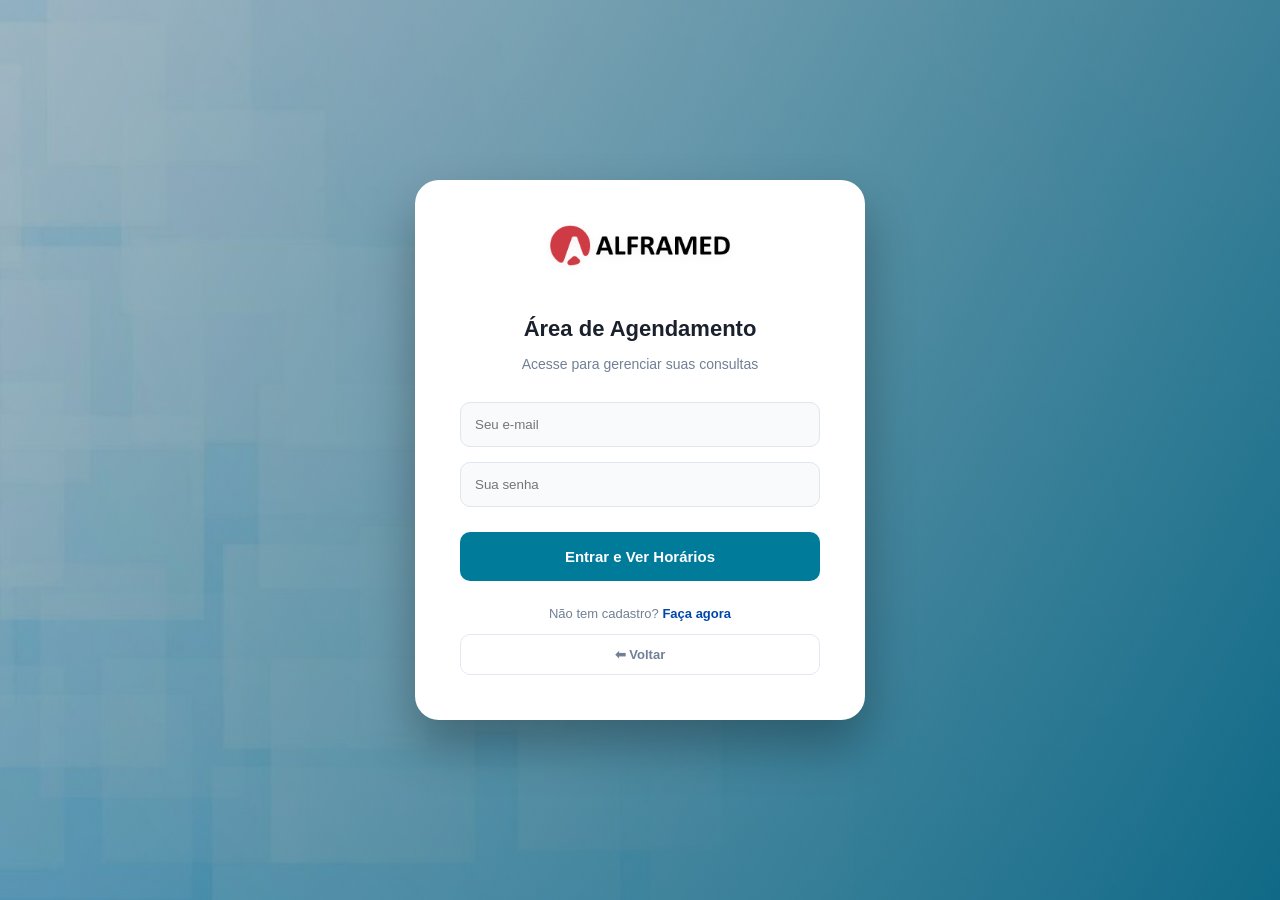
<file: agendamento.html>
<!DOCTYPE html>
<html lang="pt-br">
<head>
    <meta charset="UTF-8">
    <title>AlfraMed | Área de Agendamento</title>
    <link rel="stylesheet" href="temadoportaldeacesso.css?v=20260403">
    <link rel="shortcut icon" type="image/png" href="/Imagens/favicon_32.png?v=2">
    <link rel="icon" type="image/png" sizes="48x48" href="/Imagens/favicon_48.png?v=2">
    <link rel="icon" type="image/png" sizes="32x32" href="/Imagens/favicon_32.png?v=2">
    <link rel="icon" type="image/png" sizes="16x16" href="/Imagens/favicon_16.png?v=2">
    <link rel="apple-touch-icon" sizes="180x180" href="/Imagens/apple-touch-icon.png?v=2">
    <meta name="theme-color" content="#007B9A">
    <style>
       
        .grade-horarios { 
            display: grid; 
            grid-template-columns: repeat(2, 1fr); 
            gap: 12px; 
            margin-top: 20px; 
        }
        .horario-item { 
            padding: 12px; border: 1px solid #e0e6ed; border-radius: 8px; 
            text-align: center; cursor: pointer; font-size: 14px; font-weight: 600;
            color: #4a5568; transition: all 0.2s ease;
        }
        .horario-item:hover:not(.ocupado) { background: #f0f7ff; border-color: #0047AB; color: #0047AB; }
        .horario-item.ocupado { background: #f8fafc; color: #cbd5e0; cursor: not-allowed; text-decoration: line-through; }
    </style>
</head>
<body class="auth-body">

    <div class="auth-card" id="card-agendamento">
        
        <div class="logo-container">
            <img src="Imagens/logo_alframed_red.png" alt="Logo AlfraMed" class="logo-img">
        </div>

        <div class="conteudo-sistema">
            
            <div id="passo-login">
                <h2 class="titulo-sistema">Área de Agendamento</h2>
                <p class="subtitulo-sistema">Acesse para gerenciar suas consultas</p>
                
                <input type="email" class="auth-input" placeholder="Seu e-mail">
                <input type="password" class="auth-input" placeholder="Sua senha">
                <button class="auth-btn" onclick="liberarAgenda()">Entrar e Ver Horários</button>
                
                <p style="text-align: center; margin-top: 25px; font-size: 13px; color: #718096;">
                    Não tem cadastro? <a href="cadastro.html" style="color: #0047AB; font-weight: bold; text-decoration: none;">Faça agora</a>
                </p>
            </div>

            <div id="passo-agenda" style="display: none;">
                <h2 class="titulo-sistema">Horários Disponíveis</h2>
                <p class="subtitulo-sistema">Olá, selecione o melhor momento para sua consulta:</p>
                
                <div class="grade-horarios">
                    <div class="horario-item">08:00</div>
                    <div class="horario-item ocupado">09:00</div> 
                    <div class="horario-item">10:00</div>
                    <div class="horario-item">14:00</div>
                    <div class="horario-item">15:00</div>
                    <div class="horario-item ocupado">16:00</div>
                </div>

                <button class="auth-btn" style="margin-top: 30px;" onclick="confirmar()">Confirmar Agendamento</button>
            </div>
        </div>

        <button onclick="window.location.href='index.html'" class="btn-voltar-sistema">
         ⬅ Voltar
        </button>
    </div>

    <script>
        function liberarAgenda() {
            // Transição suave
            document.getElementById('passo-login').style.display = 'none';
            document.getElementById('passo-agenda').style.display = 'block';
            
            // IMPORTANTE: Removi a linha que alterava a largura para 500px.
            // O card deve manter sua estética vertical esticada.
        }
        function confirmar() {
            alert('Agendamento solicitado com sucesso!');
            window.location.href = 'index.html';
        }
    </script>
</body>
</html>
</file>
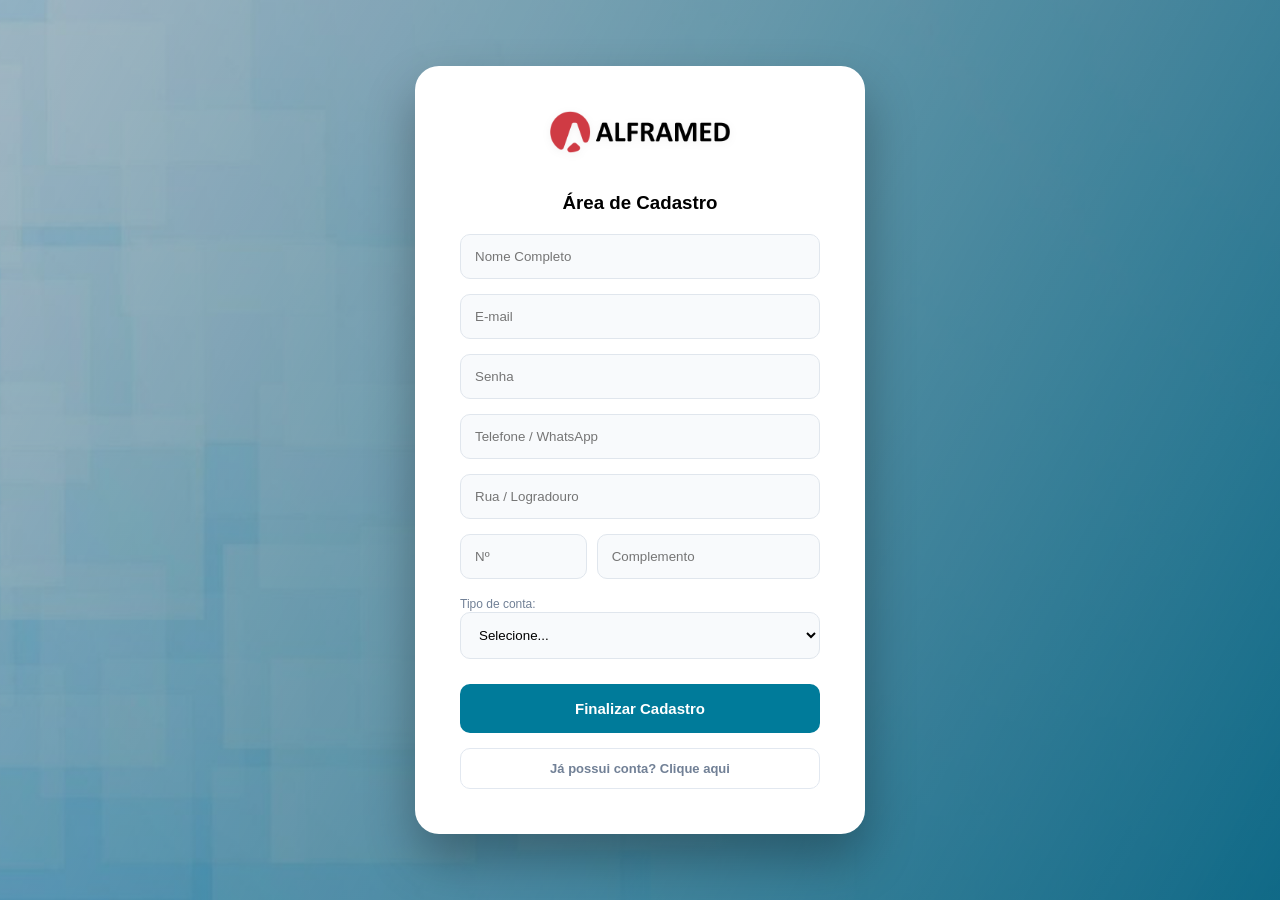
<file: cadastro.html>
<!DOCTYPE html>
<html lang="pt-br">
<head>
    <meta charset="UTF-8">
    <title>AlfraMed | Cadastro</title>
    <link rel="stylesheet" href="temadoportaldeacesso.css?v=20260403">
    <link rel="shortcut icon" type="image/png" href="/Imagens/favicon_32.png?v=2">
    <link rel="icon" type="image/png" sizes="48x48" href="/Imagens/favicon_48.png?v=2">
    <link rel="icon" type="image/png" sizes="32x32" href="/Imagens/favicon_32.png?v=2">
    <link rel="icon" type="image/png" sizes="16x16" href="/Imagens/favicon_16.png?v=2">
    <link rel="apple-touch-icon" sizes="180x180" href="/Imagens/apple-touch-icon.png?v=2">
    <meta name="theme-color" content="#007B9A">
</head>
<body class="auth-body">

    <div class="auth-card">
        <img src="Imagens/logo_alframed_red.png" alt="Logo AlfraMed" class="logo-img">
        
        <h3 style="text-align: center; margin-bottom: 20px;">Área de Cadastro</h3>
        
        <form onsubmit="event.preventDefault(); alert('Cadastro realizado com sucesso!');">
            
            <input type="text" class="auth-input" placeholder="Nome Completo" required>
            <input type="email" class="auth-input" placeholder="E-mail" required>
            <input type="password" class="auth-input" placeholder="Senha" required>
            <input type="tel" class="auth-input" placeholder="Telefone / WhatsApp" required>
            
            <input type="text" class="auth-input" placeholder="Rua / Logradouro" required>
            <div style="display: flex; gap: 10px; width: 100%;">
                <input type="text" class="auth-input" placeholder="Nº" style="flex: 1;" required>
                <input type="text" class="auth-input" placeholder="Complemento" style="flex: 2;">
            </div>
            
            <label style="font-size: 12px; color: #718096; margin-bottom: 5px;">Tipo de conta:</label>
            <select id="tipoConta" class="auth-input" onchange="gerenciarFluxo()" required>
                <option value="">Selecione...</option>
                <option value="paciente">Paciente</option>
                <option value="medico">Médico (Requer CRM)</option>
            </select>

            <div id="secaoCRM" style="display: none; width: 100%;">
                <input type="text" id="inputCRM" class="auth-input" placeholder="Número do CRM">
            </div>

            <div id="secaoPerguntaConvenio" style="display: none; width: 100%;">
                <label style="font-size: 12px; color: #718096; margin-bottom: 5px;">Possui convênio médico?</label>
                <select id="temConvenio" class="auth-input" onchange="gerenciarFluxo()">
                    <option value="nao">Não</option>
                    <option value="sim">Sim</option>
                </select>
            </div>

            <div id="detalhesConvenio" style="display: none; width: 100%;">
                <input type="text" id="nomeConvenio" class="auth-input" placeholder="Qual o seu convênio? (Ex: Unimed)">
                <input type="text" id="numCarteirinha" class="auth-input" placeholder="Número da Carteirinha">
            </div>

            <button type="submit" class="auth-btn">Finalizar Cadastro</button>
        </form>
        
        <button onclick="window.location.href='portaldeacesso.html'" class="btn-voltar-sistema" style="margin-top: 15px;">
            Já possui conta? Clique aqui
        </button>
    </div>

    <script>
        function gerenciarFluxo() {
            const tipoConta = document.getElementById('tipoConta').value;
            const secaoCRM = document.getElementById('secaoCRM');
            const secaoPerguntaConvenio = document.getElementById('secaoPerguntaConvenio');
            const detalhesConvenio = document.getElementById('detalhesConvenio');
            const temConvenio = document.getElementById('temConvenio').value;

            // Inputs para validação required
            const inputCRM = document.getElementById('inputCRM');
            const nomeConvenio = document.getElementById('nomeConvenio');
            const numCarteirinha = document.getElementById('numCarteirinha');

            // Reset inicial
            secaoCRM.style.display = 'none';
            secaoPerguntaConvenio.style.display = 'none';
            detalhesConvenio.style.display = 'none';
            inputCRM.required = false;
            nomeConvenio.required = false;
            numCarteirinha.required = false;

            if (tipoConta === 'medico') {
                secaoCRM.style.display = 'block';
                inputCRM.required = true;
            } 
            else if (tipoConta === 'paciente') {
                secaoPerguntaConvenio.style.display = 'block';
                
                if (temConvenio === 'sim') {
                    detalhesConvenio.style.display = 'block';
                    nomeConvenio.required = true;
                    numCarteirinha.required = true;
                }
            }
        }
    </script>

</body>
</html>
</file>
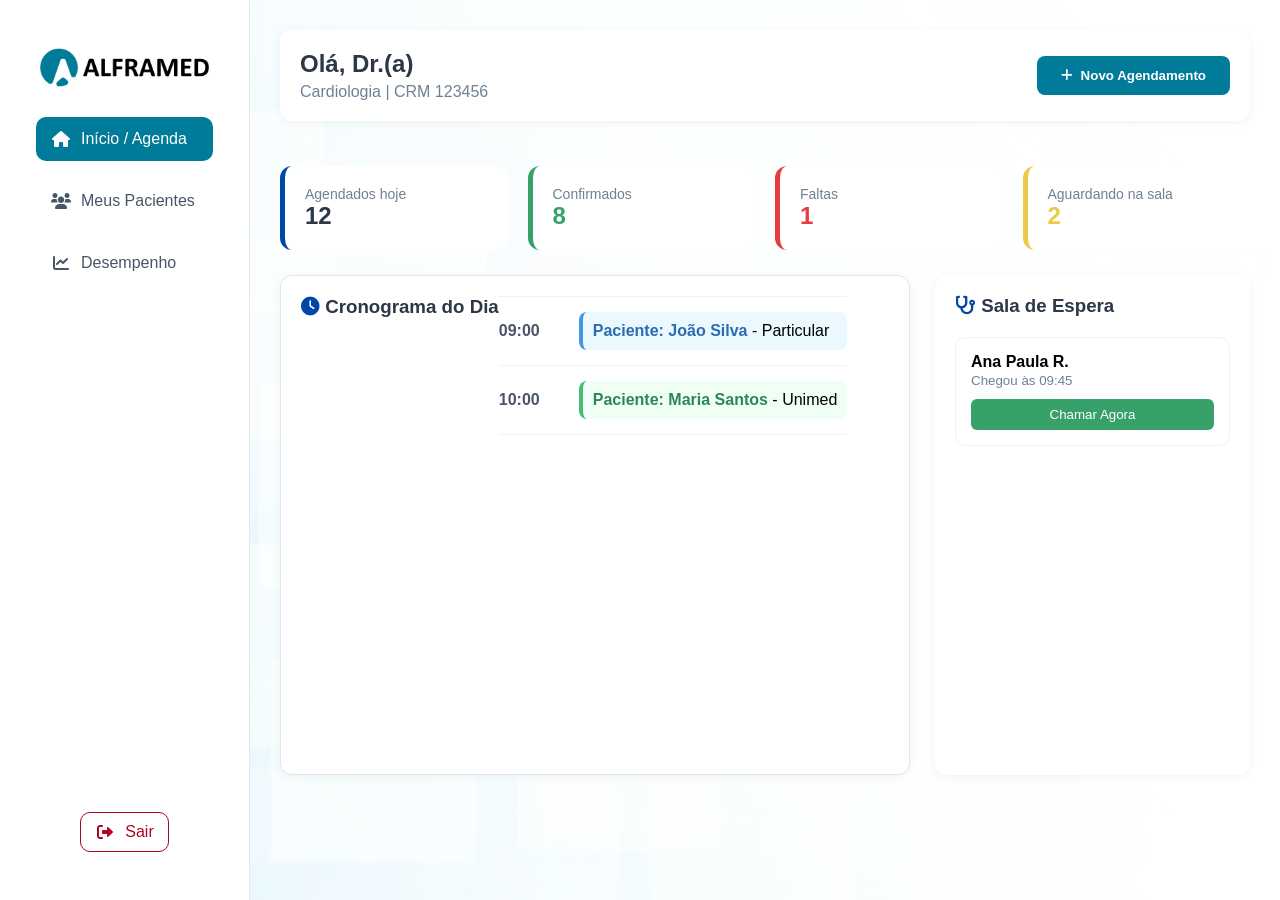
<file: paineldomedico.html>
<!DOCTYPE html>
<html lang="pt-br">
<head>
    <meta charset="UTF-8">
    <meta name="viewport" content="width=device-width, initial-scale=1.0">
    <title>AlfraMed | Painel de Gestão Médica</title>
    <link rel="stylesheet" href="https://cdnjs.cloudflare.com/ajax/libs/font-awesome/6.0.0/css/all.min.css">
    <link rel="stylesheet" href="style.css">
    <link rel="shortcut icon" type="image/png" href="/Imagens/favicon_32.png?v=2">
    <link rel="icon" type="image/png" sizes="48x48" href="/Imagens/favicon_48.png?v=2">
    <link rel="icon" type="image/png" sizes="32x32" href="/Imagens/favicon_32.png?v=2">
    <link rel="icon" type="image/png" sizes="16x16" href="/Imagens/favicon_16.png?v=2">
    <link rel="apple-touch-icon" sizes="180x180" href="/Imagens/apple-touch-icon.png?v=2">
    <meta name="theme-color" content="#007B9A">
    <style>
    
        .modal-agendar {
            display: none;
            position: fixed;
            z-index: 9999;
            left: 0; top: 0;
            width: 100%; height: 100%;
            background-color: rgba(0,0,0,0.5);
        }
        .modal-content-agendar {
            background-color: white;
            margin: 10% auto;
            padding: 25px;
            border-radius: 12px;
            width: 350px;
            box-shadow: 0 5px 20px rgba(0,0,0,0.2);
        }
        .form-input {
            width: 100%;
            padding: 10px;
            margin: 10px 0;
            border: 1px solid #ddd;
            border-radius: 6px;
            box-sizing: border-box;
        }


        .container-pacientes {
            background: white;
            border-radius: 12px;
            box-shadow: 0 2px 10px rgba(0,0,0,0.05);
            overflow: hidden;
            border: 1px solid #edf2f7;
        }
        .tabela-header {
            padding: 20px;
            display: flex;
            justify-content: space-between;
            align-items: center;
            border-bottom: 1px solid #edf2f7;
        }
        .busca-paciente {
            padding: 10px 15px;
            border: 1px solid #e2e8f0;
            border-radius: 8px;
            width: 300px;
            outline: none;
        }
        .tabela-moderna {
            width: 100%;
            border-collapse: collapse;
            text-align: left;
        }
        .tabela-moderna th {
            background: #f8fafc;
            padding: 15px;
            color: #718096;
            font-size: 13px;
            text-transform: uppercase;
            border-bottom: 2px solid #edf2f7;
        }
        .tabela-moderna td {
            padding: 15px;
            border-bottom: 1px solid #edf2f7;
            color: #2d3748;
            font-size: 14px;
        }
        .tabela-moderna tr:hover { background: #f7fafc; }
        
        .badge {
            padding: 5px 12px;
            border-radius: 20px;
            font-size: 12px;
            font-weight: bold;
        }
        .badge-convenio { background: #ebf8ff; color: #3182ce; }
        .badge-particular { background: #fefcbf; color: #b7791f; }
        
        .btn-tabela {
            background: none;
            border: none;
            color: #4a5568;
            cursor: pointer;
            padding: 5px;
            margin: 0 5px;
            transition: color 0.2s;
        }
        .btn-tabela:hover { color: #0047AB; }


        .sidebar {
            background: #ffffff;
            color: #1f2937;
            border-right: 1px solid #e2e8f0;
            display: flex;
            flex-direction: column;
        }

        .logo-sidebar {
            padding: 28px 20px 18px !important;
            text-align: center;
        }

        .nav-menu {
            flex: 1;
            display: flex;
            flex-direction: column;
            padding: 8px 16px 20px;
        }

        .nav-item {
            width: 100%;
            border: 1px solid transparent;
            border-radius: 10px;
            background: transparent;
            color: #475569;
            display: flex;
            align-items: center;
            gap: 10px;
            padding: 12px 14px;
            font-size: 16px;
            cursor: pointer;
            transition: background 0.2s ease, color 0.2s ease, border-color 0.2s ease;
            margin-bottom: 8px;
            text-align: left;
        }

        .nav-item i {
            width: 20px;
            text-align: center;
        }

        .nav-item:hover {
            background: #eef2f7;
            color: #334155;
            border-color: #007B9A;
        }

        .nav-item.active,
        .nav-item.active:hover {
            background: #007B9A;
            color: #ffffff;
        }

        .menu-bottom {
            margin-top: auto;
            padding: 18px 14px 8px;
            display: flex;
            justify-content: center;
        }

        .btn-sair {
            width: auto !important;
            justify-content: center;
            color: #ae061f;
            background: transparent;
            border-color: #ae061f;
            margin-bottom: 0;
            padding: 10px 14px;
            font-size: 16px;
        }

        .btn-sair:hover {
            background: #ae061f;
            color: #ffffff;
            border-color: #ae061f;
        }
    </style>
</head>

<body class="dashboard-body" onload="verificarSessao()"> 

    <aside class="sidebar">
        <div class="logo-sidebar" style="padding: 20px; text-align: center;">
            <img src="Imagens/logo_alframed_blue.png" alt="Logo AlfraMed" style="width: 100%; max-width: 180px;">
        </div>
        <nav class="nav-menu">
            <button class="nav-item active" id="btn-painel" onclick="navegar('painel')">
                <i class="fas fa-home"></i> Início / Agenda
            </button>
            <button class="nav-item" id="btn-pacientes" onclick="navegar('pacientes')">
                <i class="fas fa-users"></i> Meus Pacientes
            </button>
            <button class="nav-item" id="btn-financeiro" onclick="navegar('financeiro')">
                <i class="fas fa-chart-line"></i> Desempenho
            </button>
            
            <div class="menu-bottom">
                <button class="nav-item btn-sair" onclick="logout()">
                    <i class="fas fa-sign-out-alt"></i> Sair
                </button>
            </div>
        </nav>
    </aside>

    <main class="main-content">
        <header class="header-medico" style="display: flex; justify-content: space-between; align-items: center; padding: 20px; background: white; border-radius: 12px; box-shadow: 0 2px 10px rgba(0,0,0,0.05);">
            <div>
                <h1 id="saudacao-texto" style="margin: 0; font-size: 24px; color: #2d3748;">Olá, Dr.(a)</h1>
                <p style="color: #718096; margin: 5px 0 0 0;"><span id="info-espec">Cardiologia</span> | <span id="info-crm">CRM 123456</span></p>
            </div>
            <button class="btn-action" onclick="abrirModal()" style="background: #007B9A; color: white; border: none; padding: 12px 24px; border-radius: 8px; cursor: pointer; font-weight: bold; display: flex; align-items: center; gap: 8px;">
                <i class="fas fa-plus"></i> Novo Agendamento
            </button>
        </header>

        <div id="secao-painel">
            <div class="stats-container" style="display: grid; grid-template-columns: repeat(4, 1fr); gap: 20px; margin-top: 25px;">
                <div class="stat-box" style="background: white; padding: 20px; border-radius: 12px; border-left: 5px solid #0047AB;">
                    <span style="display: block; color: #718096; font-size: 14px;">Agendados hoje</span>
                    <strong style="font-size: 24px; color: #2d3748;">12</strong>
                </div>
                <div class="stat-box" style="background: white; padding: 20px; border-radius: 12px; border-left: 5px solid #38a169;">
                    <span style="display: block; color: #718096; font-size: 14px;">Confirmados</span>
                    <strong style="font-size: 24px; color: #38a169;">8</strong>
                </div>
                <div class="stat-box" style="background: white; padding: 20px; border-radius: 12px; border-left: 5px solid #e53e3e;">
                    <span style="display: block; color: #718096; font-size: 14px;">Faltas</span>
                    <strong style="font-size: 24px; color: #e53e3e;">1</strong>
                </div>
                <div class="stat-box" style="background: white; padding: 20px; border-radius: 12px; border-left: 5px solid #ecc94b;">
                    <span style="display: block; color: #718096; font-size: 14px;">Aguardando na sala</span>
                    <strong style="font-size: 24px; color: #ecc94b;">2</strong>
                </div>
            </div>

            <div class="dashboard-grid" style="display: grid; grid-template-columns: 2fr 1fr; gap: 25px; margin-top: 25px;">
                <div class="calendar-card" style="background: white; padding: 20px; border-radius: 12px; box-shadow: 0 2px 10px rgba(0,0,0,0.05);">
                    <h3 style="margin-bottom: 20px; color: #2d3748;"><i class="fas fa-clock" style="color: #0047AB;"></i> Cronograma do Dia</h3>
                    <div class="schedule-container" id="lista-agenda" style="position: relative; border-top: 1px solid #edf2f7;">
                        <div style="display: flex; align-items: center; padding: 15px 0; border-bottom: 1px solid #edf2f7;">
                            <span style="width: 80px; font-weight: bold; color: #4a5568;">09:00</span>
                            <div style="flex: 1; padding: 10px; background: #ebf8ff; border-radius: 8px; border-left: 4px solid #4299e1;">
                                <strong style="color: #2b6cb0;">Paciente: João Silva</strong> - Particular
                            </div>
                        </div>
                        <div style="display: flex; align-items: center; padding: 15px 0; border-bottom: 1px solid #edf2f7;">
                            <span style="width: 80px; font-weight: bold; color: #4a5568;">10:00</span>
                            <div style="flex: 1; padding: 10px; background: #f0fff4; border-radius: 8px; border-left: 4px solid #48bb78;">
                                <strong style="color: #2f855a;">Paciente: Maria Santos</strong> - Unimed
                            </div>
                        </div>
                    </div>
                </div>

                <div class="management-card" style="background: white; padding: 20px; border-radius: 12px; box-shadow: 0 2px 10px rgba(0,0,0,0.05);">
                    <h3 style="margin-bottom: 20px; color: #2d3748;"><i class="fas fa-stethoscope" style="color: #0047AB;"></i> Sala de Espera</h3>
                    <div class="waiting-list">
                        <div style="padding: 15px; border: 1px solid #edf2f7; border-radius: 10px; margin-bottom: 10px;">
                            <p style="margin: 0; font-weight: bold;">Ana Paula R.</p>
                            <small style="color: #718096;">Chegou às 09:45</small>
                            <button style="width: 100%; margin-top: 10px; background: #38a169; color: white; border: none; padding: 8px; border-radius: 6px; cursor: pointer;">Chamar Agora</button>
                        </div>
                    </div>
                </div>
            </div>
        </div>

        <div id="secao-pacientes" style="display: none; margin-top: 25px;">
            <div class="container-pacientes">
                <div class="tabela-header">
                    <h3 style="margin:0; color:#2d3748;"><i class="fas fa-users" style="color: #0047AB;"></i> Meus Pacientes</h3>
                    <input type="text" class="busca-paciente" placeholder="🔍 Buscar por nome ou CPF...">
                </div>
                <table class="tabela-moderna">
                    <thead>
                        <tr>
                            <th>Nome do Paciente</th>
                            <th>Contato</th>
                            <th>Plano/Convênio</th>
                            <th>Última Consulta</th>
                            <th style="text-align: center;">Ações</th>
                        </tr>
                    </thead>
                    <tbody>
                        <tr>
                            <td style="font-weight: 600;">Adriana Lins</td>
                            <td>(11) 98888-7777</td>
                            <td><span class="badge badge-convenio">Unimed Full</span></td>
                            <td>12/03/2024</td>
                            <td style="text-align: center;">
                                <button class="btn-tabela" title="Ver Prontuário"><i class="fas fa-file-medical"></i></button>
                                <button class="btn-tabela" title="Editar"><i class="fas fa-edit"></i></button>
                            </td>
                        </tr>
                        <tr>
                            <td style="font-weight: 600;">Carlos Eduardo</td>
                            <td>(11) 91234-5678</td>
                            <td><span class="badge badge-particular">Particular</span></td>
                            <td>28/02/2024</td>
                            <td style="text-align: center;">
                                <button class="btn-tabela" title="Ver Prontuário"><i class="fas fa-file-medical"></i></button>
                                <button class="btn-tabela" title="Editar"><i class="fas fa-edit"></i></button>
                            </td>
                        </tr>
                    </tbody>
                </table>
            </div>
        </div>

       <div id="secao-financeiro" style="display: none; margin-top: 25px;">
    
    <div style="display: grid; grid-template-columns: repeat(auto-fit, minmax(250px, 1fr)); gap: 20px; margin-bottom: 30px;">
        
        <div style="background: white; padding: 25px; border-radius: 12px; box-shadow: 0 4px 6px -1px rgba(0,0,0,0.05); border-top: 4px solid #38a169;">
            <div style="display: flex; justify-content: space-between; align-items: start;">
                <div>
                    <p style="margin: 0; color: #718096; font-size: 14px; font-weight: 600;">Faturamento Mensal</p>
                    <h2 style="margin: 10px 0 5px 0; color: #2d3748; font-size: 28px;">R$ 18.500,00</h2>
                    <span style="color: #38a169; font-size: 12px; font-weight: bold;">
                        <i class="fas fa-arrow-up"></i> +12% <span style="font-weight: normal; color: #a0aec0;">vs mês anterior</span>
                    </span>
                </div>
                <div style="background: #f0fff4; padding: 12px; border-radius: 10px; width: 45px; height: 45px; display: flex; align-items: center; justify-content: center;">
                    <i class="fas fa-dollar-sign" style="color: #38a169; font-size: 20px;"></i>
                </div>
            </div>
        </div>

        <div style="background: white; padding: 25px; border-radius: 12px; box-shadow: 0 4px 6px -1px rgba(0,0,0,0.05); border-top: 4px solid #0047AB;">
            <div style="display: flex; justify-content: space-between; align-items: start;">
                <div>
                    <p style="margin: 0; color: #718096; font-size: 14px; font-weight: 600;">Consultas Realizadas</p>
                    <h2 style="margin: 10px 0 5px 0; color: #2d3748; font-size: 28px;">54</h2>
                    <span style="color: #718096; font-size: 12px;">Média de <strong>2.5</strong> atendimentos/dia</span>
                </div>
                <div style="background: #ebf8ff; width: 45px; height: 45px; border-radius: 10px; display: flex; align-items: center; justify-content: center;">
                    <i class="fas fa-user-check" style="color: #0047AB; font-size: 20px;"></i>
                </div>
            </div>
        </div>

        <div style="background: white; padding: 25px; border-radius: 12px; box-shadow: 0 4px 6px -1px rgba(0,0,0,0.05); border-top: 4px solid #ecc94b;">
            <div style="display: flex; justify-content: space-between; align-items: start;">
                <div>
                    <p style="margin: 0; color: #718096; font-size: 14px; font-weight: 600;">Ticket Médio</p>
                    <h2 style="margin: 10px 0 5px 0; color: #2d3748; font-size: 28px;">R$ 342,59</h2>
                    <span style="color: #718096; font-size: 12px;">Valor médio por consulta</span>
                </div>
                <div style="background: #fffaf0; width: 45px; height: 45px; border-radius: 10px; display: flex; align-items: center; justify-content: center;">
                    <i class="fas fa-chart-line" style="color: #ecc94b; font-size: 20px;"></i>
                </div>
            </div>
        </div>
    </div>

    <div style="background: white; padding: 20px; border-radius: 12px; box-shadow: 0 2px 10px rgba(0,0,0,0.05); height: 300px; display: flex; align-items: center; justify-content: center; flex-direction: column; border: 2px dashed #e2e8f0;">
        <i class="fas fa-chart-bar" style="font-size: 40px; color: #cbd5e1; margin-bottom: 10px;"></i>
        <p style="color: #94a3b8; font-weight: 500;">Análise de Faturamento por Convênio (Gráfico)</p>
        <small style="color: #cbd5e1;">Área reservada para integração com Chart.js</small>
    </div>
</div>
    </main>

    <div id="modalAgendamento" class="modal-agendar">
        <div class="modal-content-agendar">
            <h3 style="color: #2d3748; margin-bottom: 15px;">Agendar Paciente</h3>
            <label style="font-size: 14px; color: #718096;">Nome do Paciente</label>
            <input type="text" id="novoNome" class="form-input" placeholder="Ex: Ana Maria">
            <label style="font-size: 14px; color: #718096;">Horário</label>
            <input type="time" id="novoHorario" class="form-input">
            
            <div style="display: flex; gap: 10px; margin-top: 15px;">
                <button onclick="salvarNovoAgendamento()" style="flex: 1; background: #38a169; color: white; border: none; padding: 10px; border-radius: 6px; cursor: pointer; font-weight: bold;">Salvar</button>
                <button onclick="fecharModal()" style="flex: 1; background: #e53e3e; color: white; border: none; padding: 10px; border-radius: 6px; cursor: pointer; font-weight: bold;">Cancelar</button>
            </div>
        </div>
    </div>

    <script>
        function abrirModal() { document.getElementById('modalAgendamento').style.display = 'block'; }
        function fecharModal() { document.getElementById('modalAgendamento').style.display = 'none'; }

        function salvarNovoAgendamento() {
            const nome = document.getElementById('novoNome').value;
            const hora = document.getElementById('novoHorario').value;
            if (nome && hora) {
                const lista = document.getElementById('lista-agenda');
                const novoItem = `
                    <div style="display: flex; align-items: center; padding: 15px 0; border-bottom: 1px solid #edf2f7;">
                        <span style="width: 80px; font-weight: bold; color: #4a5568;">${hora}</span>
                        <div style="flex: 1; padding: 10px; background: #fefcbf; border-radius: 8px; border-left: 4px solid #ecc94b;">
                            <strong style="color: #b7791f;">Paciente: ${nome}</strong> - Novo Agendamento
                        </div>
                    </div>
                `;
                lista.innerHTML += novoItem;
                fecharModal();
                document.getElementById('novoNome').value = "";
                document.getElementById('novoHorario').value = "";
            } else {
                alert("Por favor, preencha o nome e o horário!");
            }
        }

        function navegar(destino) {
            document.getElementById('secao-painel').style.display = 'none';
            document.getElementById('secao-pacientes').style.display = 'none';
            document.getElementById('secao-financeiro').style.display = 'none';

            const botoes = document.querySelectorAll('.nav-item');
            botoes.forEach(btn => btn.classList.remove('active'));

            if (destino === 'painel') {
                document.getElementById('secao-painel').style.display = 'block';
                document.getElementById('btn-painel').classList.add('active');
            } else if (destino === 'pacientes') {
                document.getElementById('secao-pacientes').style.display = 'block';
                document.getElementById('btn-pacientes').classList.add('active');
            } else if (destino === 'financeiro') {
                document.getElementById('secao-financeiro').style.display = 'block';
                document.getElementById('btn-financeiro').classList.add('active');
            }
        }

        function verificarSessao() { console.log("Painel carregado com sucesso."); }
        function logout() { window.location.href = 'portaldeacesso.html'; }
    </script>
</body>
</html>
</file>
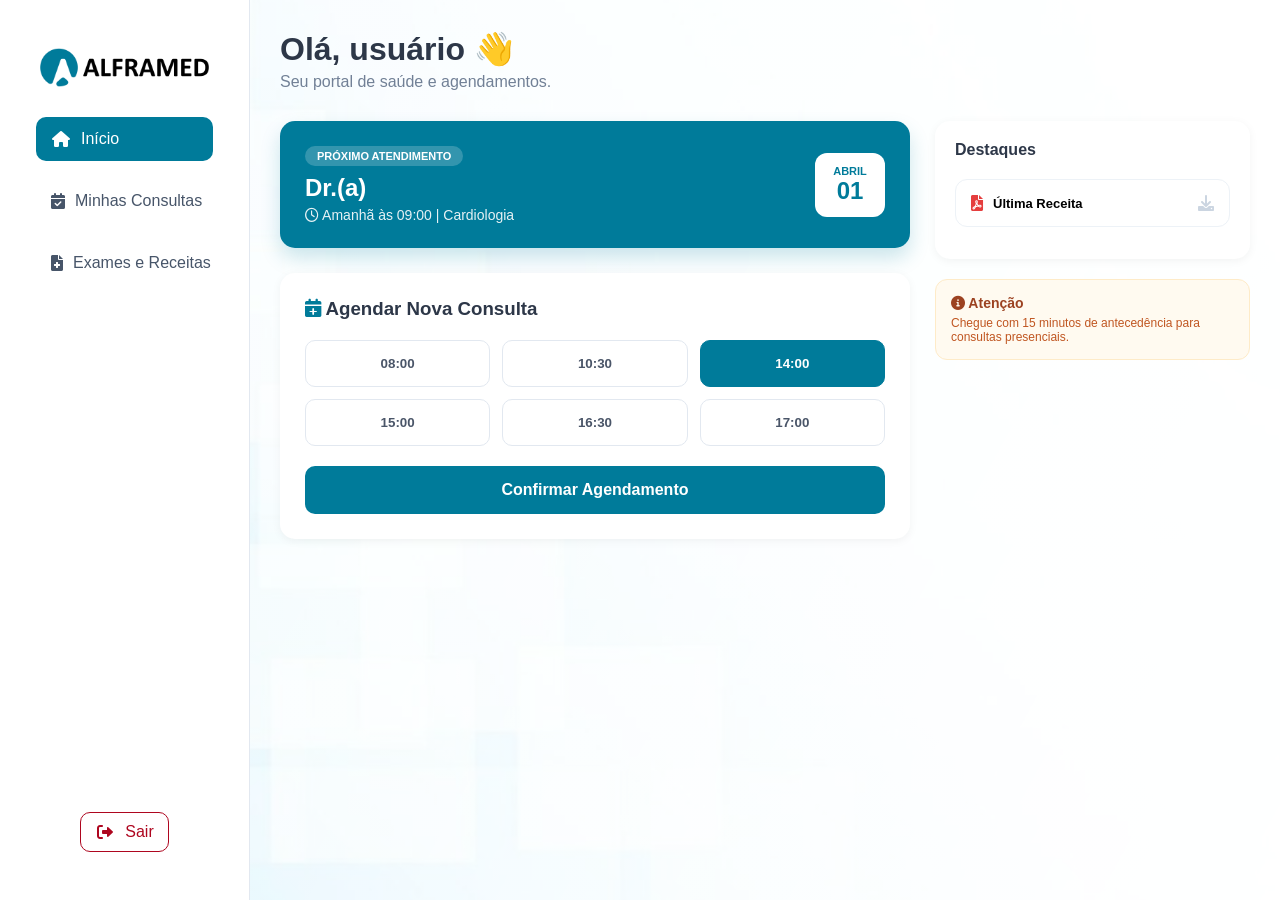
<file: paineldopaciente.html>
<!DOCTYPE html>
<html lang="pt-br">
<head>
    <meta charset="UTF-8">
    <meta name="viewport" content="width=device-width, initial-scale=1.0">
    <title>AlfraMed | Área do Paciente</title>
    <link rel="stylesheet" href="style.css">
    <link rel="stylesheet" href="https://cdnjs.cloudflare.com/ajax/libs/font-awesome/6.0.0/css/all.min.css">
    <link rel="shortcut icon" type="image/png" href="/Imagens/favicon_32.png?v=2">
    <link rel="icon" type="image/png" sizes="48x48" href="/Imagens/favicon_48.png?v=2">
    <link rel="icon" type="image/png" sizes="32x32" href="/Imagens/favicon_32.png?v=2">
    <link rel="icon" type="image/png" sizes="16x16" href="/Imagens/favicon_16.png?v=2">
    <link rel="apple-touch-icon" sizes="180x180" href="/Imagens/apple-touch-icon.png?v=2">
    <meta name="theme-color" content="#007B9A">
    <style>
        .secao-paciente { display: none; animation: fadeIn 0.3s ease; }
        .secao-paciente.ativa { display: block; }

        @keyframes fadeIn {
            from { opacity: 0; transform: translateY(10px); }
            to { opacity: 1; transform: translateY(0); }
        }

        .card-consulta-destaque {
            background: #007B9A;
            padding: 25px;
            border-radius: 15px;
            color: white;
            box-shadow: 0 10px 20px rgba(0,123,154,0.2);
            margin-bottom: 25px;
            display: flex;
            justify-content: space-between;
            align-items: center;
        }
        
        .btn-horario {
            padding: 15px;
            border: 1px solid #e2e8f0;
            border-radius: 10px;
            background: white;
            cursor: pointer;
            transition: all 0.2s;
            font-weight: 600;
            color: #4a5568;
        }

        .btn-horario:hover {
            border-color: #007B9A;
            background: #f0f7ff;
        }

        .btn-horario.selecionado {
            background: #007B9A;
            color: white;
            border-color: #007B9A;
        }

        .doc-item {
            display: flex;
            align-items: center;
            justify-content: space-between;
            padding: 15px;
            border: 1px solid #edf2f7;
            border-radius: 12px;
            margin-bottom: 12px;
            transition: background 0.2s;
        }

        .doc-item:hover { background: #f8fafc; }

        /* Sidebar clara para este painel */
        .sidebar {
            background: #ffffff;
            color: #1f2937;
            border-right: 1px solid #e2e8f0;
            display: flex;
            flex-direction: column;
        }

        .logo-sidebar {
            padding: 28px 20px 18px !important;
            text-align: center;
        }

        .nav-menu {
            flex: 1;
            display: flex;
            flex-direction: column;
            padding: 8px 16px 20px;
        }

        .nav-item {
            width: 100%;
            border: 1px solid transparent;
            border-radius: 10px;
            background: transparent;
            color: #475569;
            display: flex;
            align-items: center;
            gap: 10px;
            padding: 12px 14px;
            font-size: 16px;
            cursor: pointer;
            transition: background 0.2s ease, color 0.2s ease, border-color 0.2s ease;
            margin-bottom: 8px;
            text-align: left;
            white-space: nowrap;
        }

        .nav-item i {
            width: 20px;
            text-align: center;
        }

        .nav-item:hover {
            background: #eef2f7;
            color: #334155;
            border-color: #007B9A;
        }

        .nav-item.active,
        .nav-item.active:hover {
            background: #007B9A;
            color: #fff;
        }

        .menu-bottom {
            margin-top: auto;
            padding: 18px 14px 8px;
            display: flex;
            justify-content: center;
        }

        .btn-sair {
            width: auto !important;
            justify-content: center;
            color: #ae061f;
            background: transparent;
            border-color: #ae061f;
            margin-bottom: 0;
            padding: 10px 14px;
            font-size: 16px;
        }

        .btn-sair:hover {
            background: #ae061f;
            color: #ffffff;
            border-color: #ae061f;
        }
    </style>
</head>
<body class="dashboard-body">

    <aside class="sidebar">
        <div class="logo-sidebar" style="padding: 20px; text-align: center;">
            <img src="Imagens/logo_alframed_blue.png" alt="Logo AlfraMed" style="width: 100%; max-width: 180px;">
        </div>
        <nav class="nav-menu">
            <button class="nav-item active" onclick="mostrarSecao('inicio', this)"><i class="fas fa-home"></i> Início</button>
            <button class="nav-item" onclick="mostrarSecao('consultas', this)"><i class="fas fa-calendar-check"></i> Minhas Consultas</button>
            <button class="nav-item" onclick="mostrarSecao('documentos', this)"><i class="fas fa-file-medical"></i> Exames e Receitas</button>
            
            <div class="menu-bottom">
                <button class="nav-item btn-sair" onclick="logout()">
                    <i class="fas fa-sign-out-alt"></i> Sair
                </button>
            </div>
        </nav>
    </aside>

    <main class="main-content">
        
        <div id="secao-inicio" class="secao-paciente ativa">
            <header style="margin-bottom: 30px;">
                <h1 style="color: #2d3748; margin: 0;">Olá, usuário 👋</h1>
                <p style="color: #718096; margin-top: 5px;">Seu portal de saúde e agendamentos.</p>
            </header>

            <div style="display: grid; grid-template-columns: 2fr 1fr; gap: 25px;">
                <div>
                    <div class="card-consulta-destaque">
                        <div>
                            <span style="background: rgba(255,255,255,0.2); padding: 4px 12px; border-radius: 20px; font-size: 11px; font-weight: bold; text-transform: uppercase;">Próximo Atendimento</span>
                            <h2 style="margin: 10px 0 5px 0;">Dr.(a)</h2>
                            <p style="margin: 0; opacity: 0.9; font-size: 14px;"><i class="far fa-clock"></i> Amanhã às 09:00 | Cardiologia</p>
                        </div>
                        <div style="background: white; color: #007B9A; padding: 12px; border-radius: 12px; text-align: center; min-width: 70px;">
                            <span style="display: block; font-size: 11px; font-weight: bold; text-transform: uppercase;">Abril</span>
                            <span style="display: block; font-size: 24px; font-weight: 800;">01</span>
                        </div>
                    </div>

                    <div style="background: white; padding: 25px; border-radius: 15px; box-shadow: 0 2px 10px rgba(0,0,0,0.05);">
                        <h3 style="margin-top: 0; color: #2d3748;"><i class="fas fa-calendar-plus" style="color: #007B9A;"></i> Agendar Nova Consulta</h3>
                        <div style="display: grid; grid-template-columns: repeat(3, 1fr); gap: 12px; margin: 20px 0;">
                            <button class="btn-horario">08:00</button>
                            <button class="btn-horario">10:30</button>
                            <button class="btn-horario selecionado">14:00</button>
                            <button class="btn-horario">15:00</button>
                            <button class="btn-horario">16:30</button>
                            <button class="btn-horario">17:00</button>
                        </div>
                        <button onclick="alert('Agendamento solicitado!')" style="width: 100%; background: #007B9A; color: white; border: none; padding: 15px; border-radius: 10px; font-weight: bold; cursor: pointer; font-size: 16px;">
                            Confirmar Agendamento
                        </button>
                    </div>
                </div>

                <div>
                    <div style="background: white; padding: 20px; border-radius: 15px; box-shadow: 0 2px 10px rgba(0,0,0,0.05); margin-bottom: 20px;">
                        <h3 style="font-size: 16px; color: #2d3748; margin-bottom: 20px;">Destaques</h3>
                        <div class="doc-item">
                            <div style="display: flex; align-items: center; gap: 10px;">
                                <i class="fas fa-file-pdf" style="color: #e53e3e;"></i>
                                <span style="font-size: 13px; font-weight: 600;">Última Receita</span>
                            </div>
                            <i class="fas fa-download" style="color: #cbd5e1; cursor: pointer;"></i>
                        </div>
                    </div>
                    <div style="background: #fffaf0; padding: 15px; border-radius: 12px; border: 1px solid #feebc8;">
                        <h4 style="margin: 0; color: #9c4221; font-size: 14px;"><i class="fas fa-info-circle"></i> Atenção</h4>
                    <p style="margin: 5px 0 0 0; color: #c05621; font-size: 12px;">Chegue com 15 minutos de antecedência para consultas presenciais.</p>
                    </div>
                </div>
            </div>
        </div>

        <div id="secao-consultas" class="secao-paciente">
            <header style="margin-bottom: 30px;">
                <h1 style="color: #2d3748; margin: 0;">Minhas Consultas</h1>
                <p style="color: #718096; margin-top: 5px;">Histórico de atendimentos e agendamentos.</p>
            </header>
            <div style="background: white; padding: 20px; border-radius: 15px; box-shadow: 0 2px 10px rgba(0,0,0,0.05);">
                <p style="color: #718096; text-align: center; padding: 40px;">Você não possui consultas anteriores finalizadas.</p>
            </div>
        </div>

        <div id="secao-documentos" class="secao-paciente">
            <header style="margin-bottom: 30px;">
                <h1 style="color: #2d3748; margin: 0;">Exames e Receitas</h1>
                <p style="color: #718096; margin-top: 5px;">Baixe seus documentos médicos com segurança.</p>
            </header>
            <div style="background: white; padding: 25px; border-radius: 15px; box-shadow: 0 2px 10px rgba(0,0,0,0.05); max-width: 800px;">
                <div class="doc-item">
                    <div style="display: flex; align-items: center; gap: 15px;">
                        <i class="fas fa-file-pdf" style="color: #e53e3e; font-size: 24px;"></i>
                        <div>
                            <p style="margin: 0; font-weight: bold; color: #2d3748;">Receituário - Março 2026</p>
                            <small style="color: #718096;">Dr.(a)</small>
                        </div>
                    </div>
                    <button style="border: 1px solid #007B9A; color: #007B9A; background: none; padding: 8px 15px; border-radius: 8px; cursor: pointer;">Baixar</button>
                </div>
            </div>
        </div>

    </main>

    <script>
        function mostrarSecao(idSecao, botao) {
            // Esconder todas as seções
            document.querySelectorAll('.secao-paciente').forEach(secao => {
                secao.classList.remove('ativa');
            });
            // Mostrar a seção clicada
            document.getElementById('secao-' + idSecao).classList.add('ativa');

            // Mudar classe 'active' nos botões da sidebar
            document.querySelectorAll('.nav-item').forEach(btn => {
                btn.classList.remove('active');
            });
            botao.classList.add('active');
        }

        function logout() { window.location.href = 'portaldeacesso.html'; }
    </script>
</body>
</html>
</file>
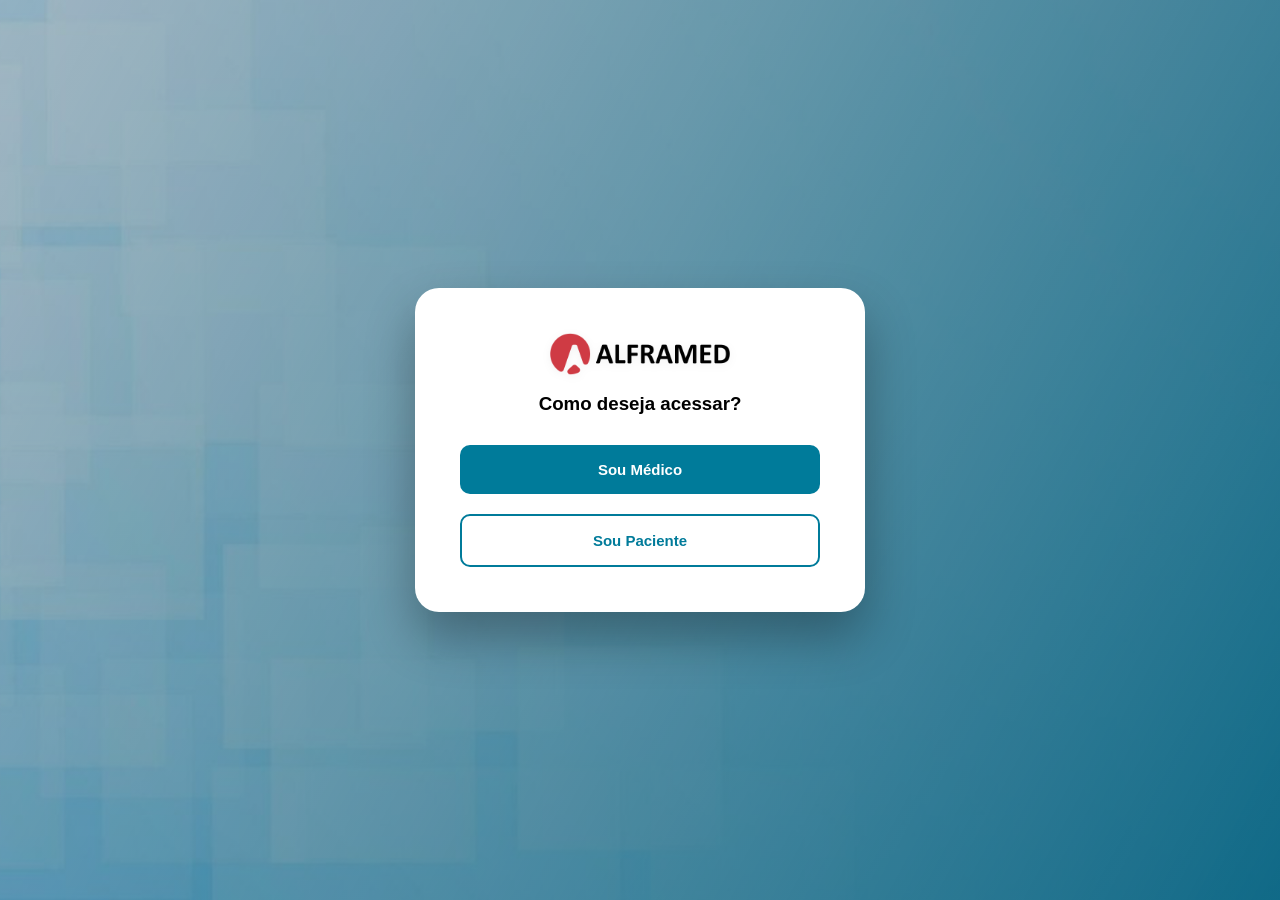
<file: portaldeacesso.html>
<!DOCTYPE html>
<html lang="pt-br">
<head>
    <meta charset="UTF-8">
    <title>AlfraMed | Portal</title>
    <link rel="stylesheet" href="temadoportaldeacesso.css?v=20260403">
    <link rel="shortcut icon" type="image/png" href="/Imagens/favicon_32.png?v=2">
    <link rel="icon" type="image/png" sizes="48x48" href="/Imagens/favicon_48.png?v=2">
    <link rel="icon" type="image/png" sizes="32x32" href="/Imagens/favicon_32.png?v=2">
    <link rel="icon" type="image/png" sizes="16x16" href="/Imagens/favicon_16.png?v=2">
    <link rel="apple-touch-icon" sizes="180x180" href="/Imagens/apple-touch-icon.png?v=2">
    <meta name="theme-color" content="#007B9A">
</head>
<body class="auth-body">
  <div class="auth-card">
    <img src="Imagens/logo_alframed_red.png" alt="Logo AlfraMed" class="logo-img" style="margin-bottom: 0;">
    <br>
    <div id="escolha-inicial" style="width: 100%;">
        <h3 style="text-align: center; margin-top: 0; margin-bottom: 20px;">Como deseja acessar?</h3>
        
        <button onclick="configurarLogin('medico')" class="auth-btn" style="margin-bottom: 10px;">Sou Médico</button>
        <button onclick="configurarLogin('paciente')" class="auth-btn" style="background: transparent; border: 2px solid #007B9A; color: #007B9A;">Sou Paciente</button>
    </div>

    <div id="form-login" style="display: none; width: 100%;">
        <h3 id="titulo-login" style="text-align: center; margin-top: 0; margin-bottom: 20px;">Login</h3>
        
        <form onsubmit="event.preventDefault(); fazerLoginNovo();">
            <input type="email" id="email" class="auth-input" placeholder="Seu e-mail (teste@teste)" required>
            <input type="password" id="senha" class="auth-input" placeholder="Sua senha (123)" required>
            
            <button type="submit" class="auth-btn">Entrar</button>
        </form>

        <p style="text-align: center; margin-top: 15px; font-size: 13px; color: #718096;">
            Não tem conta? <a href="cadastro.html" style="color: #0047AB; text-decoration: none; font-weight: bold;">Cadastre-se aqui</a>
        </p>
        
        <button class="btn-voltar-sistema" onclick="location.reload()" style="margin-top: 10px;">
            ← Voltar
        </button>
    </div>
</div>
    <script src="script.js"></script>
</body>
</html>
</file>
<file: temadoportaldeacesso.css>
/*  Estilo Profissional da Área de Agendamento */

.auth-body {
    margin: 0;
    display: flex;
    justify-content: center;
    align-items: center;
    min-height: 100vh;
    background:
        linear-gradient(rgba(10, 35, 66, 0.28), rgba(10, 35, 66, 0.28)),
        url('/Imagens/background.png') center center / cover no-repeat;
    background-attachment: fixed;
    font-family: 'Segoe UI', Tahoma, Geneva, Verdana, sans-serif;
}

.auth-card {
    background: white;
    width: 360px; 
    min-height: 10px; 
    padding: 45px;
    border-radius: 24px; 
    box-shadow: 0 25px 50px rgba(0, 0, 0, 0.3); 
    display: flex;
    flex-direction: column;
    position: relative;
    overflow: hidden;
}

.auth-card img {
    display: block;   
    margin: 0 auto;   
    max-width: 180px;
    margin-bottom: 20px;
}

.btn-voltar-sistema {
    background: transparent;
    border: 1px solid #e2e8f0; /* Borda bem fininha */
    color: #718096; /* Cinza discreto */
    padding: 12px;
    border-radius: 10px;
    cursor: pointer;
    font-size: 13px;
    font-weight: 600;
    text-align: center;
    width: 100%;
    margin-top: auto; /* Joga ele lá para o final do card esticado */
    transition: all 0.3s ease;
}

.btn-voltar-sistema:hover {
    background-color: #bfdbfa; /* Um tom bem leve de vermelho/alerta */
    border-color: #bfdbfa;
    color: #0047AB;;
}

/* Logo */

.logo-container {
    width: 100%;
    height: auto;
    margin-bottom: 30px;
    display: flex;
    justify-content: center;
    align-items: center;
    background: none;
    border: none;
}

.logo-img {
    max-width: 220px; /* Ajuste esse valor dependendo do tamanho da sua imagem */
    height: auto;
    object-fit: contain;
    /* Adiciona uma leve suavidade se a imagem tiver bordas serrilhadas */
    filter: drop-shadow(0 2px 4px rgba(0,0,0,0.05));
}

.auth-input {
    width: 100%;
    padding: 14px;
    margin-bottom: 15px;
    border: 1px solid #e0e6ed;
    border-radius: 10px;
    outline: none;
    background-color: #f8fafc;
    box-sizing: border-box; 
    transition: border-color 0.3s;
}

.auth-input:focus {
    border-color: #007B9A;
    background-color: #fff;
}

.auth-btn {
    width: 100%;
    background-color: #007B9A;
    color: white;
    border: none;
    padding: 16px;
    border-radius: 10px;
    cursor: pointer;
    font-weight: bold;
    font-size: 15px;
    margin-top: 10px;
    transition: background 0.3s;
}

.auth-btn:hover {
    background-color: #006b85;
}

/* Títulos e Subtítulos padrão do Sistema */

.titulo-sistema {
    text-align: center;
    font-size: 22px;
    color: #1a202c;
    margin: 0 0 8px 0;
    font-weight: 700;
}

.subtitulo-sistema {
    text-align: center;
    font-size: 14px;
    color: #718096;
    margin-bottom: 30px;
}

/* RESPONSIVIDADE */

/* Dispostivos entre 769px até 850px */

@media (max-height: 850px) and (min-width: 769px) {
    .auth-card {
        padding: 25px 40px; /* Reduzi de 45px para 25px no topo/base */
        margin-top: 10px;
        margin-bottom: 10px;
    }

    .auth-card img {
        max-width: 140px; /* Logo menor para sobrar espaço para o formulário */
        margin-bottom: 15px;
    }

    .auth-input {
        padding: 10px; /* Inputs um pouco mais compactos */
        margin-bottom: 10px;
    }

    h3 {
        margin-bottom: 15px !important;
        font-size: 1.2rem;
    }
}

/* Dispostivos até 480px */

@media (max-width: 480px) {
    .auth-card {
        width: 93%; 
        max-width: 360px;
        padding: 30px 20px;
        margin: 20px;
    }

    .logo-img {
        max-width: 160px; 
    }

    .auth-body {
        background-attachment: scroll; 
    }
}
</file>
<file: style.css>
:root {
    --primary-blue: #0047AB;
    --sidebar-color: #003366;
    --bg-light: #f4f7fa;
    --border-color: #e0e6ed;
    --hour-height: 60px;
}

* { margin: 0; padding: 0; box-sizing: border-box; font-family: 'Segoe UI', sans-serif; }

body.dashboard-body {
    background:
        linear-gradient(rgba(255, 255, 255, 0.42), rgba(255, 255, 255, 0.42)),
        url('Imagens/background_white.png') center center / cover no-repeat;
    background-attachment: fixed;
    display: flex;
    height: 100vh;
}


.app-container { display: flex; width: 100%; height: 100vh; }


.sidebar {
    width: 250px;
    background: var(--sidebar-color);
    color: white;
    display: flex;
    flex-direction: column;
    padding: 20px;
}

.logo { font-weight: bold; font-size: 22px; margin-bottom: 40px; display: flex; align-items: center; gap: 10px; }
.logo-icon { background: white; color: var(--sidebar-color); padding: 5px 10px; border-radius: 5px; }

.nav-menu { display: flex; flex-direction: column; gap: 10px; flex: 1; }
.nav-item {
    background: transparent;
    border: none;
    color: #a0aec0;
    padding: 12px;
    text-align: left;
    cursor: pointer;
    border-radius: 8px;
    display: flex;
    align-items: center;
    gap: 12px;
    transition: 0.3s;
}
.nav-item.active, .nav-item:hover { background: rgba(255,255,255,0.1); color: white; }

.btn-sair { color: #fc8181; margin-top: auto; }

/* CONTEÚDO PRINCIPAL */

.main-content { flex: 1; padding: 30px; overflow-y: auto; display: flex; flex-direction: column; gap: 20px; }

.header-medico h1 { font-size: 24px; color: #2d3748; }
.badge-info { background: #ebf4ff; color: #2b6cb0; padding: 5px 12px; border-radius: 20px; font-size: 13px; font-weight: 600; display: inline-block; margin-top: 5px; }

/* AGENDA */

.calendar-card {
    background: white;
    border-radius: 12px;
    border: 1px solid var(--border-color);
    display: flex;
    height: 500px;
    overflow-y: auto;
    position: relative;
    box-shadow: 0 4px 6px rgba(0,0,0,0.02);
}

.time-gutter { width: 70px; border-right: 1px solid var(--border-color); background: #fdfdfd; }
.hour-label { height: var(--hour-height); font-size: 12px; color: #718096; text-align: center; padding-top: 10px; border-bottom: 1px dashed #edf2f7; }

.schedule-grid {
    flex: 1;
    position: relative;
    background-image: linear-gradient(#edf2f7 1px, transparent 1px);
    background-size: 100% var(--hour-height);
}

.appointment-block {
    position: absolute;
    left: 10px; right: 20px;
    border-radius: 6px;
    padding: 10px;
    font-size: 13px;
    border-left: 5px solid;
    box-shadow: 0 2px 4px rgba(0,0,0,0.05);
}

.blue { background: #ebf8ff; border-left-color: #3182ce; color: #2c5282; }
.green { background: #f0fff4; border-left-color: #38a169; color: #22543d; }

.appt-name { font-weight: bold; display: block; font-size: 14px; }
.appt-time { font-size: 11px; opacity: 0.8; }

.now-line { position: absolute; left: 0; right: 0; height: 2px; background: #f56565; z-index: 10; }
.now-line::before { content: ''; position: absolute; left: -4px; top: -4px; width: 10px; height: 10px; background: #f56565; border-radius: 50%; }

/* RESPONSIVIDADE */

/* Dispositivos entre 769px e 850px */

@media (min-width: 769px) and (max-width: 850px) {
    
    body.dashboard-body {
        flex-direction: column !important;
        height: auto !important;
        overflow-x: hidden;
    }

    .sidebar {
        width: 100% !important;
        height: auto !important;
        padding: 10px !important;
        border-right: none !important;
        border-bottom: 1px solid #e2e8f0;
        position: sticky;
        top: 0;
        z-index: 1000;
    }

    .logo-sidebar {
        padding: 10px !important;
        margin-bottom: 0 !important;
    }

    .logo-sidebar img {
        max-width: 120px !important; 
    }

   .nav-menu {
        display: flex !important;
        flex-direction: row !important; 
        justify-content: space-between !important; 
        align-items: center !important;
        padding: 5px 10px !important;
        gap: 5px !important;            
        width: 100% !important;
        overflow: hidden !important;   
    }

    .nav-item {
        flex: 1 !important;             
        display: flex !important;
        flex-direction: column !important; 
        align-items: center !important;
        justify-content: center !important;
        padding: 8px 4px !important;    
        font-size: 11px !important;     
        min-width: 0 !important;        
        text-align: center !important;
        white-space: normal !important; 
    }

    .nav-item i {
        margin-right: 0 !important;     
        margin-bottom: 4px !important;  
        font-size: 16px !important;
    }


    .menu-bottom {
        margin-left: 0 !important;
        padding: 0 !important;
        flex: 1 !important;
    }

    .menu-bottom {
        padding: 0 !important;
        margin-left: 10px;
    }

    .btn-sair {
        font-size: 13px !important;
        padding: 6px 10px !important;
    }

    .main-content {
        padding: 15px !important;
    }

    #secao-inicio > div[style*="display: grid"] {
        display: flex !important;
        flex-direction: column !important; 
        gap: 20px !important;
    }

    div[style*="grid-template-columns: repeat(3, 1fr)"] {
        grid-template-columns: repeat(2, 1fr) !important;
        gap: 8px !important;
    }

    .card-consulta-destaque {
        padding: 15px !important;
        flex-direction: column !important; 
        text-align: center;
        gap: 15px;
    }

    .card-consulta-destaque div[style*="min-width: 70px"] {
        width: 100% !important;
    }

    header[style*="margin-bottom: 30px"] {
        text-align: center !important;
        margin-bottom: 20px !important;
    }

    .card-consulta-destaque div[style*="background: white"] {
        min-width: 100px !important; 
        max-width: 120px !important;
        padding: 8px !important;    
        margin: 0 auto !important;    
        border-radius: 10px !important;
    }

    .card-consulta-destaque div[style*="background: white"] span[style*="font-size: 24px"] {
        font-size: 18px !important;
    }
    
    .card-consulta-destaque div[style*="background: white"] span[style*="font-size: 11px"] {
        font-size: 9px !important;
    }

    .card-consulta-destaque > div:first-child {
        text-align: center !important;
        width: 100% !important;
    }

    /* PAINEL DE GESTÃO DO MÉDICO */

    .indicadores-container, 
    div[style*="display: flex"][style*="gap: 25px"] { 
        display: flex !important;
        flex-direction: row !important;
        justify-content: space-between !important;
        gap: 5px !important;
        padding: 0 10px !important;
    }

    .indicador-card, 
    div[style*="border-left: 4px solid"] {
        flex: 1 !important;
        padding: 8px 4px !important;
        min-width: 0 !important;
        text-align: center !important;
    }

    .indicador-card h3, 
    div[style*="border-left: 4px solid"] span {
        font-size: 9px !important;
        display: block !important;
        white-space: nowrap !important;
    }

    .indicador-card p, 
    div[style*="border-left: 4px solid"] strong {
        font-size: 14px !important;
        margin: 0 !important;
    }

    .dashboard-grid,
    .main-grid-medico,
    .calendar-card {
        display: flex !important;
        flex-direction: column !important;
        align-items: center !important;
        width: 95% !important; 
        max-width: 700px !important; 
        margin: 15px auto !important; 
        padding: 15px !important;
    }

    #secao-agenda h1, 
    #secao-agenda h3,
    .calendar-card h3,
    .titulo-cronograma,
    div[style*="font-size: 24px"] {
        text-align: center !important;
        width: 100% !important;
        display: block !important;
        margin: 20px 0 !important;
        font-size: 18px !important;
    }

    .schedule-container > div,
    .cronograma-row,
    div[style*="display: flex"][style*="margin-bottom: 15px"] {
        flex-direction: column !important;
        align-items: center !important;
        width: 100% !important;
        margin-bottom: 25px !important;
        gap: 0 !important;
        padding: 0 !important;
        border-bottom: none !important;
    }

    .schedule-container {
        width: 100% !important;
        display: flex !important;
        flex-direction: column !important;
        align-items: center !important; 
    }


    .schedule-container span,
    .hora-item,
    div[style*="font-weight: bold"][style*="min-width: 60px"] {
        width: 100% !important;
        min-width: unset !important;
        text-align: center !important;
        background: #f0f7ff !important;
        color: #007B9A !important;
        padding: 6px 0 !important;
        border-radius: 8px 8px 0 0 !important;
        font-size: 13px !important;
        margin: 0 !important;
    }

    .schedule-container div[style*="flex: 1"],
    div[style*="border-left: 5px solid"] {
       width: 90% !important;       
        max-width: 600px !important;  
        margin: 10px auto !important; 
        padding: 15px !important;
        box-sizing: border-box !important;
        border-left: none !important;
        border-top: 4px solid #007B9A !important; 
        text-align: center !important;
        background: white !important;
        border-radius: 8px !important; 
        box-shadow: 0 4px 10px rgba(0,0,0,0.05) !important;
        display: block !important;   
    }
    
    .management-card {
        display: flex !important;
        flex-direction: column !important;
        align-items: center !important;
        width: 95% !important; 
        max-width: 640px !important; 
        margin: 15px auto !important; 
        padding: 15px !important;
    }

    .stats-container {
        display: grid !important;
        grid-template-columns: repeat(4, 1fr) !important;
        gap: 8px !important;
        margin-top: 20px !important;
        padding: 0 10px !important;
        align-items: stretch !important;
    }

    .stat-box {
        background: white !important;
        padding: 10px 4px !important;
        border-radius: 12px !important;
        border-left: 4px solid !important;
        display: flex !important;
        flex-direction: column !important;
        justify-content: flex-start !important;
        text-align: center !important;
        min-height: 80px !important;
    }

    .stat-box span {
        display: flex !important;
        align-items: center !important; 
        justify-content: center !important;
        height: 34px !important; 
        font-size: 10px !important; 
        color: #718096 !important;
        line-height: 1.2 !important;
        margin-bottom: 8px !important;
    }

    .stat-box strong {
        font-size: 18px !important;
        display: block !important;
        margin-top: auto !important; 
    }
    
    /* Aba "Meus Pacientes" */

  .container-pacientes {
        width: 100% !important;
        margin: 10px 0 !important;
        padding: 0 !important;
        overflow-x: hidden !important;
    }

    .tabela-header {
        display: flex !important;
        flex-direction: column !important;
        gap: 15px !important;
        padding: 15px !important;
        width: 100% !important;
        box-sizing: border-box !important;
    }

    .busca-paciente {
        width: 100% !important;
    }

    .tabela-moderna {
        display: table !important; 
        width: 100% !important;
        table-layout: fixed !important; 
        border-collapse: collapse !important;
    }
  
    .tabela-moderna th:nth-child(2), 
    .tabela-moderna td:nth-child(2),
    .tabela-moderna th:nth-child(4), 
    .tabela-moderna td:nth-child(4) {
        display: none !important;
    }

    .tabela-moderna th, 
    .tabela-moderna td {
        padding: 12px 8px !important;
        font-size: 12px !important;
        text-align: left !important;
        word-wrap: break-word !important;
    }

    .tabela-moderna th:nth-child(1), 
    .tabela-moderna td:nth-child(1) { width: 45% !important; } 
    
    .tabela-moderna th:nth-child(3), 
    .tabela-moderna td:nth-child(3) { width: 35% !important; } 
    
    .tabela-moderna th:nth-child(5), 
    .tabela-moderna td:nth-child(5) { 
        width: 20% !important; 
        text-align: center !important; 
    } 

    .badge {
        padding: 4px 8px !important;
        font-size: 10px !important;
        white-space: nowrap !important;
        display: inline-block !important;
    }

    .btn-tabela {
        margin: 0 2px !important;
        font-size: 14px !important;
    }

    .management-card {
        width: 100% !important;
        padding: 10px !important;
        margin: 10px 0 !important;
        box-sizing: border-box !important;
    }
}

/* Dispositivos até 480px */

@media (max-width: 480px) {
    
    body.dashboard-body {
        flex-direction: column !important;
        height: auto !important;
        overflow-x: hidden;
    }

    .sidebar {
        width: 100% !important;
        height: auto !important;
        padding: 10px !important;
        border-right: none !important;
        border-bottom: 1px solid #e2e8f0;
        position: sticky;
        top: 0;
        z-index: 1000;
    }

    .logo-sidebar {
        padding: 10px !important;
        margin-bottom: 0 !important;
    }

    .logo-sidebar img {
        max-width: 120px !important; 
    }

   .nav-menu {
        display: flex !important;
        flex-direction: row !important; 
        justify-content: space-between !important; 
        align-items: center !important;
        padding: 5px 10px !important;
        gap: 5px !important;            
        width: 100% !important;
        overflow: hidden !important;   
    }

    .nav-item {
        flex: 1 !important;             
        display: flex !important;
        flex-direction: column !important; 
        align-items: center !important;
        justify-content: center !important;
        padding: 8px 4px !important;    
        font-size: 11px !important;     
        min-width: 0 !important;        
        text-align: center !important;
        white-space: normal !important; 
    }

    .nav-item i {
        margin-right: 0 !important;     
        margin-bottom: 4px !important;  
        font-size: 16px !important;
    }


    .menu-bottom {
        margin-left: 0 !important;
        padding: 0 !important;
        flex: 1 !important;
    }

    .menu-bottom {
        padding: 0 !important;
        margin-left: 10px;
    }

    .btn-sair {
        font-size: 13px !important;
        padding: 6px 10px !important;
    }

    .main-content {
        padding: 15px !important;
    }

    #secao-inicio > div[style*="display: grid"] {
        display: flex !important;
        flex-direction: column !important; 
        gap: 20px !important;
    }

    div[style*="grid-template-columns: repeat(3, 1fr)"] {
        grid-template-columns: repeat(2, 1fr) !important;
        gap: 8px !important;
    }

    .card-consulta-destaque {
        padding: 15px !important;
        flex-direction: column !important; 
        text-align: center;
        gap: 15px;
    }

    .card-consulta-destaque div[style*="min-width: 70px"] {
        width: 100% !important;
    }

    header[style*="margin-bottom: 30px"] {
        text-align: center !important;
        margin-bottom: 20px !important;
    }

    .card-consulta-destaque div[style*="background: white"] {
        min-width: 100px !important; 
        max-width: 120px !important;
        padding: 8px !important;    
        margin: 0 auto !important;    
        border-radius: 10px !important;
    }

    .card-consulta-destaque div[style*="background: white"] span[style*="font-size: 24px"] {
        font-size: 18px !important;
    }
    
    .card-consulta-destaque div[style*="background: white"] span[style*="font-size: 11px"] {
        font-size: 9px !important;
    }

    .card-consulta-destaque > div:first-child {
        text-align: center !important;
        width: 100% !important;
    }

    /* PAINEL DE GESTÃO DO MÉDICO */

    .indicadores-container, 
    div[style*="display: flex"][style*="gap: 25px"] { 
        display: flex !important;
        flex-direction: row !important;
        justify-content: space-between !important;
        gap: 5px !important;
        padding: 0 10px !important;
    }

    .indicador-card, 
    div[style*="border-left: 4px solid"] {
        flex: 1 !important;
        padding: 8px 4px !important;
        min-width: 0 !important;
        text-align: center !important;
    }

    .indicador-card h3, 
    div[style*="border-left: 4px solid"] span {
        font-size: 9px !important;
        display: block !important;
        white-space: nowrap !important;
    }

    .indicador-card p, 
    div[style*="border-left: 4px solid"] strong {
        font-size: 14px !important;
        margin: 0 !important;
    }

    .dashboard-grid,
    .main-grid-medico,
    .calendar-card {
       display: flex !important;
        flex-direction: column !important;
        width: 95% !important; 
        max-width: 700px !important; 
        margin: 15px auto !important; 
        padding: 15px 0 !important; 
    }

    #secao-agenda h1, 
    #secao-agenda h3,
    .calendar-card h3,
    .titulo-cronograma,
    div[style*="font-size: 24px"] {
        text-align: center !important;
        width: 100% !important;
        display: block !important;
        margin: 20px 0 !important;
        font-size: 18px !important;
    }

    .schedule-container > div,
    .cronograma-row,
    div[style*="display: flex"][style*="margin-bottom: 15px"] {
        flex-direction: column !important;
        align-items: center !important;
        width: 100% !important;
        margin-bottom: 25px !important;
        gap: 0 !important;
        padding: 0 !important;
        border-bottom: none !important;
    }

    .schedule-container span,
    .hora-item,
    div[style*="font-weight: bold"][style*="min-width: 60px"] {
        width: 100% !important;
        min-width: unset !important;
        text-align: center !important;
        background: #f0f7ff !important;
        color: #007B9A !important;
        padding: 6px 0 !important;
        border-radius: 8px 8px 0 0 !important;
        font-size: 13px !important;
        margin: 0 !important;
    }

    .schedule-container div[style*="flex: 1"],

    div[style*="border-left: 5px solid"] {
        width: 100% !important;
        margin: 0 !important;
        padding: 15px !important;
        box-sizing: border-box !important;
        border-left: none !important;
        border-top: 4px solid #007B9A !important; 
        text-align: center !important;
        background: white !important;
        border-radius: 0 0 8px 8px !important;
        box-shadow: 0 4px 10px rgba(0,0,0,0.05) !important;
    }
    
    .management-card {
        display: flex !important;
        flex-direction: column !important;
        align-items: center !important;
        width: 95% !important; 
        max-width: 400px !important; 
        margin: 15px auto !important; 
        padding: 15px !important;
    }

    .stats-container {
        display: grid !important;
        grid-template-columns: repeat(4, 1fr) !important;
        gap: 8px !important;
        margin-top: 20px !important;
        padding: 0 10px !important;
        align-items: stretch !important;
    }

    .stat-box {
        background: white !important;
        padding: 10px 4px !important;
        border-radius: 12px !important;
        border-left: 4px solid !important;
        display: flex !important;
        flex-direction: column !important;
        justify-content: flex-start !important;
        text-align: center !important;
        min-height: 80px !important;
    }

    .stat-box span {
        display: flex !important;
        align-items: center !important; 
        justify-content: center !important;
        height: 34px !important; 
        font-size: 10px !important; 
        color: #718096 !important;
        line-height: 1.2 !important;
        margin-bottom: 8px !important;
    }

    .stat-box strong {
        font-size: 18px !important;
        display: block !important;
        margin-top: auto !important; 
    }
    
    /* Aba "Meus Pacientes" */

  .container-pacientes {
        width: 100% !important;
        margin: 10px 0 !important;
        padding: 0 !important;
        overflow-x: hidden !important;
    }

    .tabela-header {
        display: flex !important;
        flex-direction: column !important;
        gap: 15px !important;
        padding: 15px !important;
        width: 100% !important;
        box-sizing: border-box !important;
    }

    .busca-paciente {
        width: 100% !important;
    }

    .tabela-moderna {
        display: table !important; 
        width: 100% !important;
        table-layout: fixed !important; 
        border-collapse: collapse !important;
    }
  
    .tabela-moderna th:nth-child(2), 
    .tabela-moderna td:nth-child(2),
    .tabela-moderna th:nth-child(4), 
    .tabela-moderna td:nth-child(4) {
        display: none !important;
    }

    .tabela-moderna th, 
    .tabela-moderna td {
        padding: 12px 8px !important;
        font-size: 12px !important;
        text-align: left !important;
        word-wrap: break-word !important;
    }

    .tabela-moderna th:nth-child(1), 
    .tabela-moderna td:nth-child(1) { width: 45% !important; } 
    
    .tabela-moderna th:nth-child(3), 
    .tabela-moderna td:nth-child(3) { width: 35% !important; } 
    
    .tabela-moderna th:nth-child(5), 
    .tabela-moderna td:nth-child(5) { 
        width: 20% !important; 
        text-align: center !important; 
    } 

    .badge {
        padding: 4px 8px !important;
        font-size: 10px !important;
        white-space: nowrap !important;
        display: inline-block !important;
    }

    .btn-tabela {
        margin: 0 2px !important;
        font-size: 14px !important;
    }

    .management-card {
        width: 100% !important;
        padding: 10px !important;
        margin: 10px 0 !important;
        box-sizing: border-box !important;
    }
}
</file>
